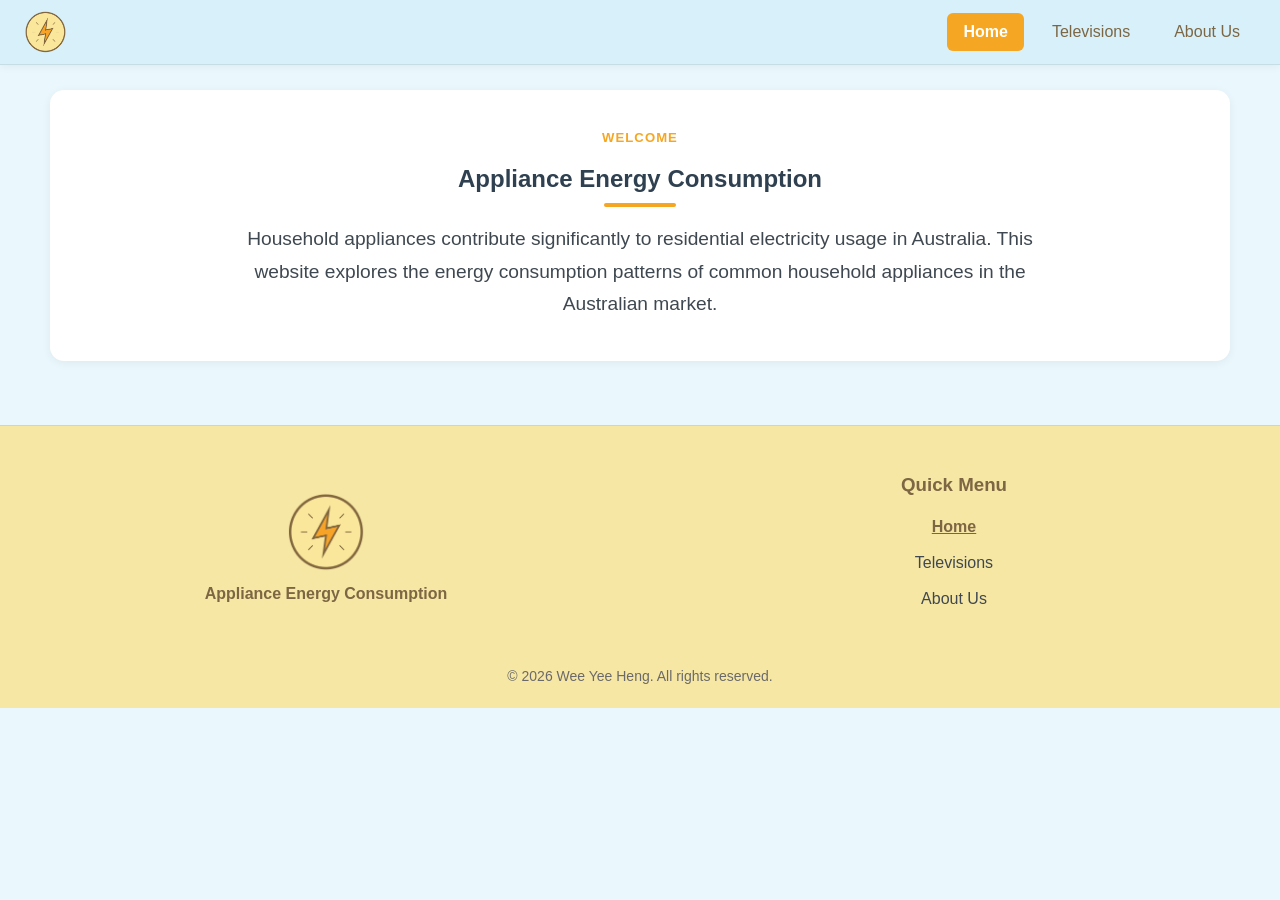
<file: index.html>
<!DOCTYPE html>
<html lang="en">
<head>
  <meta charset="utf-8">
  <meta name="viewport" content="width=device-width, initial-scale=1.0">
  <meta name="description" content="Appliance Energy Consumption Website for COS30045 Tutorial 1(a)">
  <meta name="keywords" content="COS30045, Tutorial 1(a), Index, Appliance Energy Consumption Website">
  <meta name="author" content="Wee Yee Heng">
  <link rel="stylesheet" href="style.css">
  <link rel="icon" type="image/x-icon" href="images/favicon.ico">
  <script type="text/javascript" src="script.js"></script>
  <title>Appliance Energy Consumption</title>
</head>
<body>
  <!-- Header / Navbar -->
  <header class="navbar">
    <div class="navbar-inner">
      <nav class="navlogo">
        <a href="index.html" onclick="goToPage('index.html'); return false;">
          <img src="images/power_logo.png" alt="Appliance Energy Consumption Home">
        </a>
      </nav>
      <nav class="navpage">
        <a href="index.html" onclick="goToPage('index.html'); return false;">Home</a>
        <a href="televisions.html" onclick="goToPage('televisions.html'); return false;">Televisions</a>
        <a href="about.html" onclick="goToPage('about.html'); return false;">About Us</a>
      </nav>
    </div>
  </header>

  <main class="main">
    <section class="page-hero">
      <p class="page-eyebrow page-eyebrow-home">Welcome</p>
      <h1>Appliance Energy Consumption</h1>
      <p class="intro">
        Household appliances contribute significantly to residential
        electricity usage in Australia. This website explores the energy
        consumption patterns of common household appliances in the
        Australian market.
      </p>
    </section>

    <!-- Utility buttons -->
    <a href="#" class="scroll-btn"><img src="images/scroll.png" alt="Scroll To The Top"></a>
  </main>

  <!-- Footer -->
  <footer class="footer">
    <div class="footer-wrap">
      <div class="footer-brand">
        <figure class="footer-logo">
          <a href="index.html" onclick="goToPage('index.html'); return false;">
            <img src="images/power_logo.png" alt="Appliance Energy Consumption Home">
          </a>
          <figcaption>Appliance Energy Consumption</figcaption>
        </figure>
      </div>

      <nav class="footer-menu">
        <h3>Quick Menu</h3>
        <ul>
          <li><a href="index.html" onclick="goToPage('index.html'); return false;">Home</a></li>
          <li><a href="televisions.html" onclick="goToPage('televisions.html'); return false;">Televisions</a></li>
          <li><a href="about.html" onclick="goToPage('about.html'); return false;">About Us</a></li>
        </ul>
      </nav>
    </div>
    <div class="legal">© 2026 Wee Yee Heng. All rights reserved.</div>
  </footer>
</body>
</html>
</file>
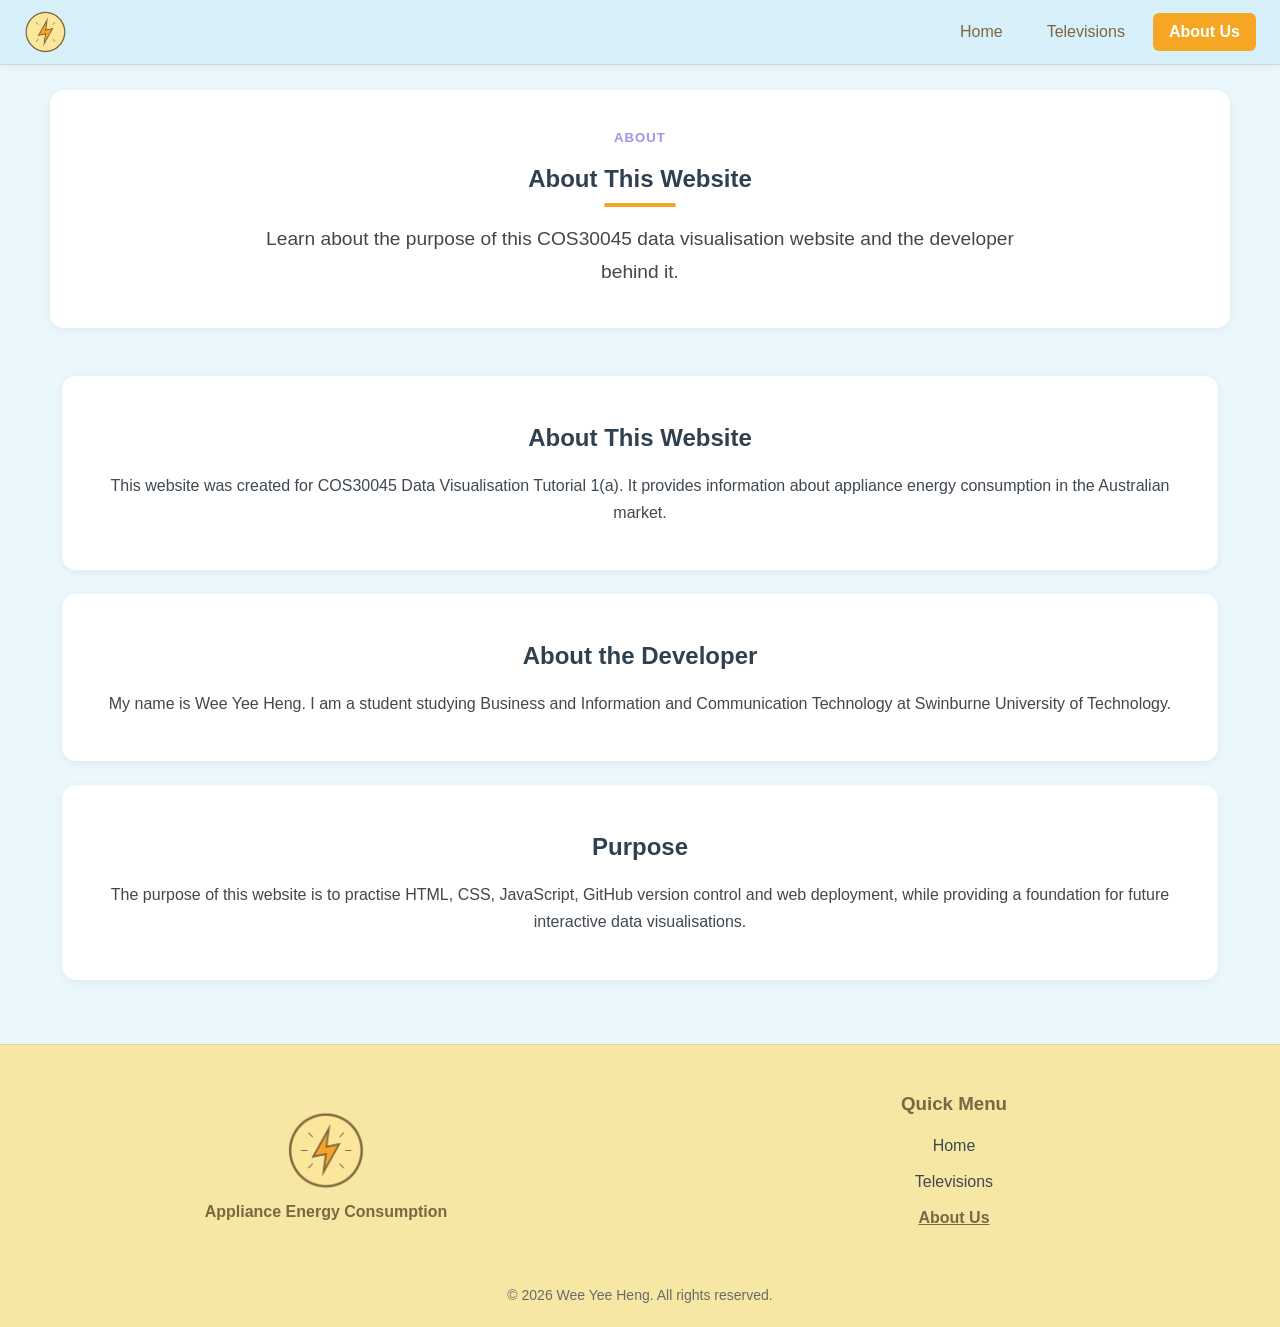
<file: about.html>
<!DOCTYPE html>
<html lang="en">
<head>
  <meta charset="utf-8">
  <meta name="viewport" content="width=device-width, initial-scale=1.0">
  <meta name="description" content="Appliance Energy Consumption Website for COS30045 Tutorial 1(a)">
  <meta name="keywords" content="COS30045, Tutorial 1(a), About Us, Appliance Energy Consumption Website">
  <meta name="author" content="Wee Yee Heng">
  <link rel="stylesheet" href="style.css">
  <link rel="icon" type="image/x-icon" href="images/favicon.ico">
  <script type="text/javascript" src="script.js"></script>
  <title>Appliance Energy Consumption</title>
</head>
<body>
  <!-- Header / Navbar -->
  <header class="navbar">
    <div class="navbar-inner">
      <nav class="navlogo">
        <a href="index.html" onclick="goToPage('index.html'); return false;">
          <img src="images/power_logo.png" alt="Appliance Energy Consumption Home">
        </a>
      </nav>
      <nav class="navpage">
        <a href="index.html" onclick="goToPage('index.html'); return false;">Home</a>
        <a href="televisions.html" onclick="goToPage('televisions.html'); return false;">Televisions</a>
        <a href="about.html" onclick="goToPage('about.html'); return false;">About Us</a>
      </nav>
    </div>
  </header>

  <main class="main">
    <section class="page-hero">
      <p class="page-eyebrow page-eyebrow-about">About</p>
      <h1>About This Website</h1>
      <p class="intro">
        Learn about the purpose of this COS30045 data visualisation website
        and the developer behind it.
      </p>
    </section>

    <section class="about-section">
      <h2>About This Website</h2>
      <p>
        This website was created for COS30045 Data Visualisation
        Tutorial 1(a). It provides information about appliance energy
        consumption in the Australian market.
      </p>
    </section>

    <section class="about-section">
      <h2>About the Developer</h2>
      <p>
        My name is Wee Yee Heng. I am a student studying Business and
        Information and Communication Technology at Swinburne University
        of Technology.
      </p>
    </section>

    <section class="about-section">
      <h2>Purpose</h2>
      <p>
        The purpose of this website is to practise HTML, CSS, JavaScript,
        GitHub version control and web deployment, while providing a
        foundation for future interactive data visualisations.
      </p>
    </section>

    <!-- Utility buttons -->
    <a href="#" class="scroll-btn"><img src="images/scroll.png" alt="Scroll To The Top"></a>
  </main>

  <!-- Footer -->
  <footer class="footer">
    <div class="footer-wrap">
      <div class="footer-brand">
        <figure class="footer-logo">
          <a href="index.html" onclick="goToPage('index.html'); return false;">
            <img src="images/power_logo.png" alt="Appliance Energy Consumption Home">
          </a>
          <figcaption>Appliance Energy Consumption</figcaption>
        </figure>
      </div>

      <nav class="footer-menu">
        <h3>Quick Menu</h3>
        <ul>
          <li><a href="index.html" onclick="goToPage('index.html'); return false;">Home</a></li>
          <li><a href="televisions.html" onclick="goToPage('televisions.html'); return false;">Televisions</a></li>
          <li><a href="about.html" onclick="goToPage('about.html'); return false;">About Us</a></li>
        </ul>
      </nav>
    </div>
    <div class="legal">© 2026 Wee Yee Heng. All rights reserved.</div>
  </footer>
</body>
</html>
</file>
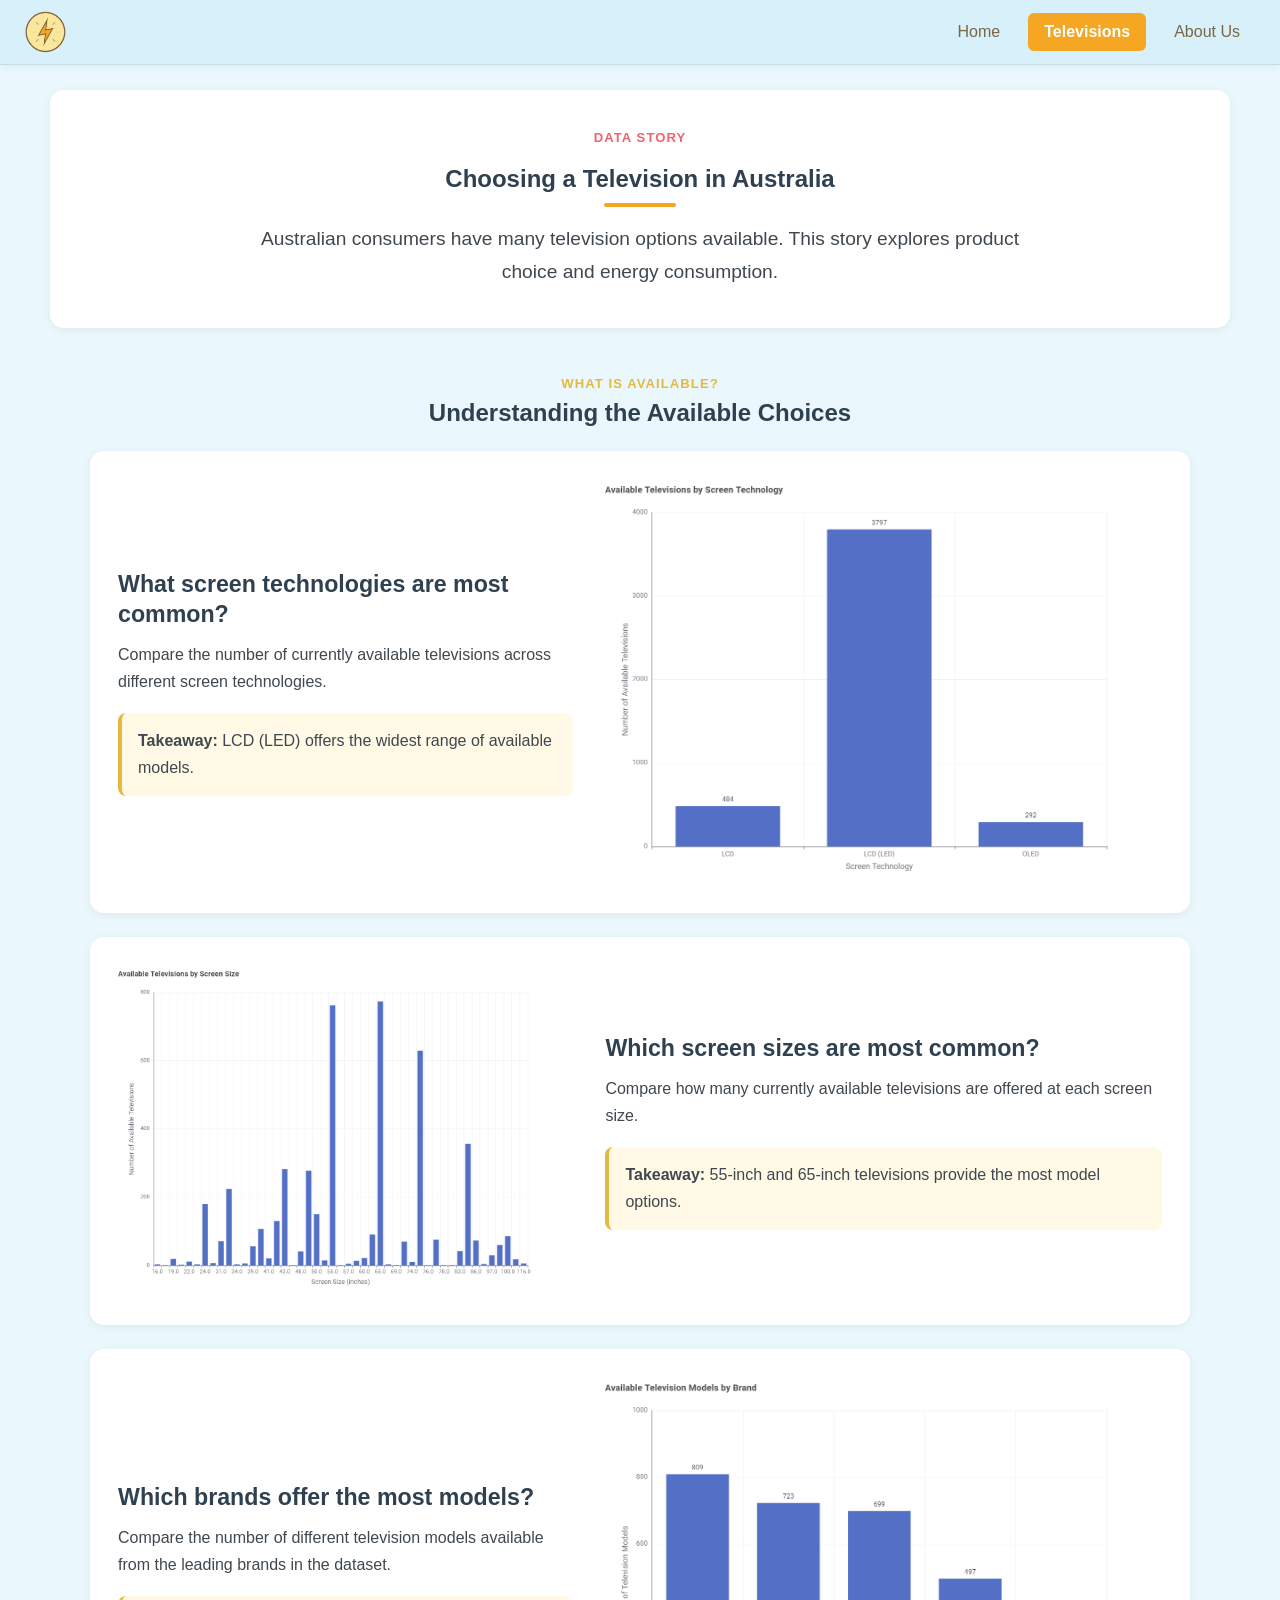
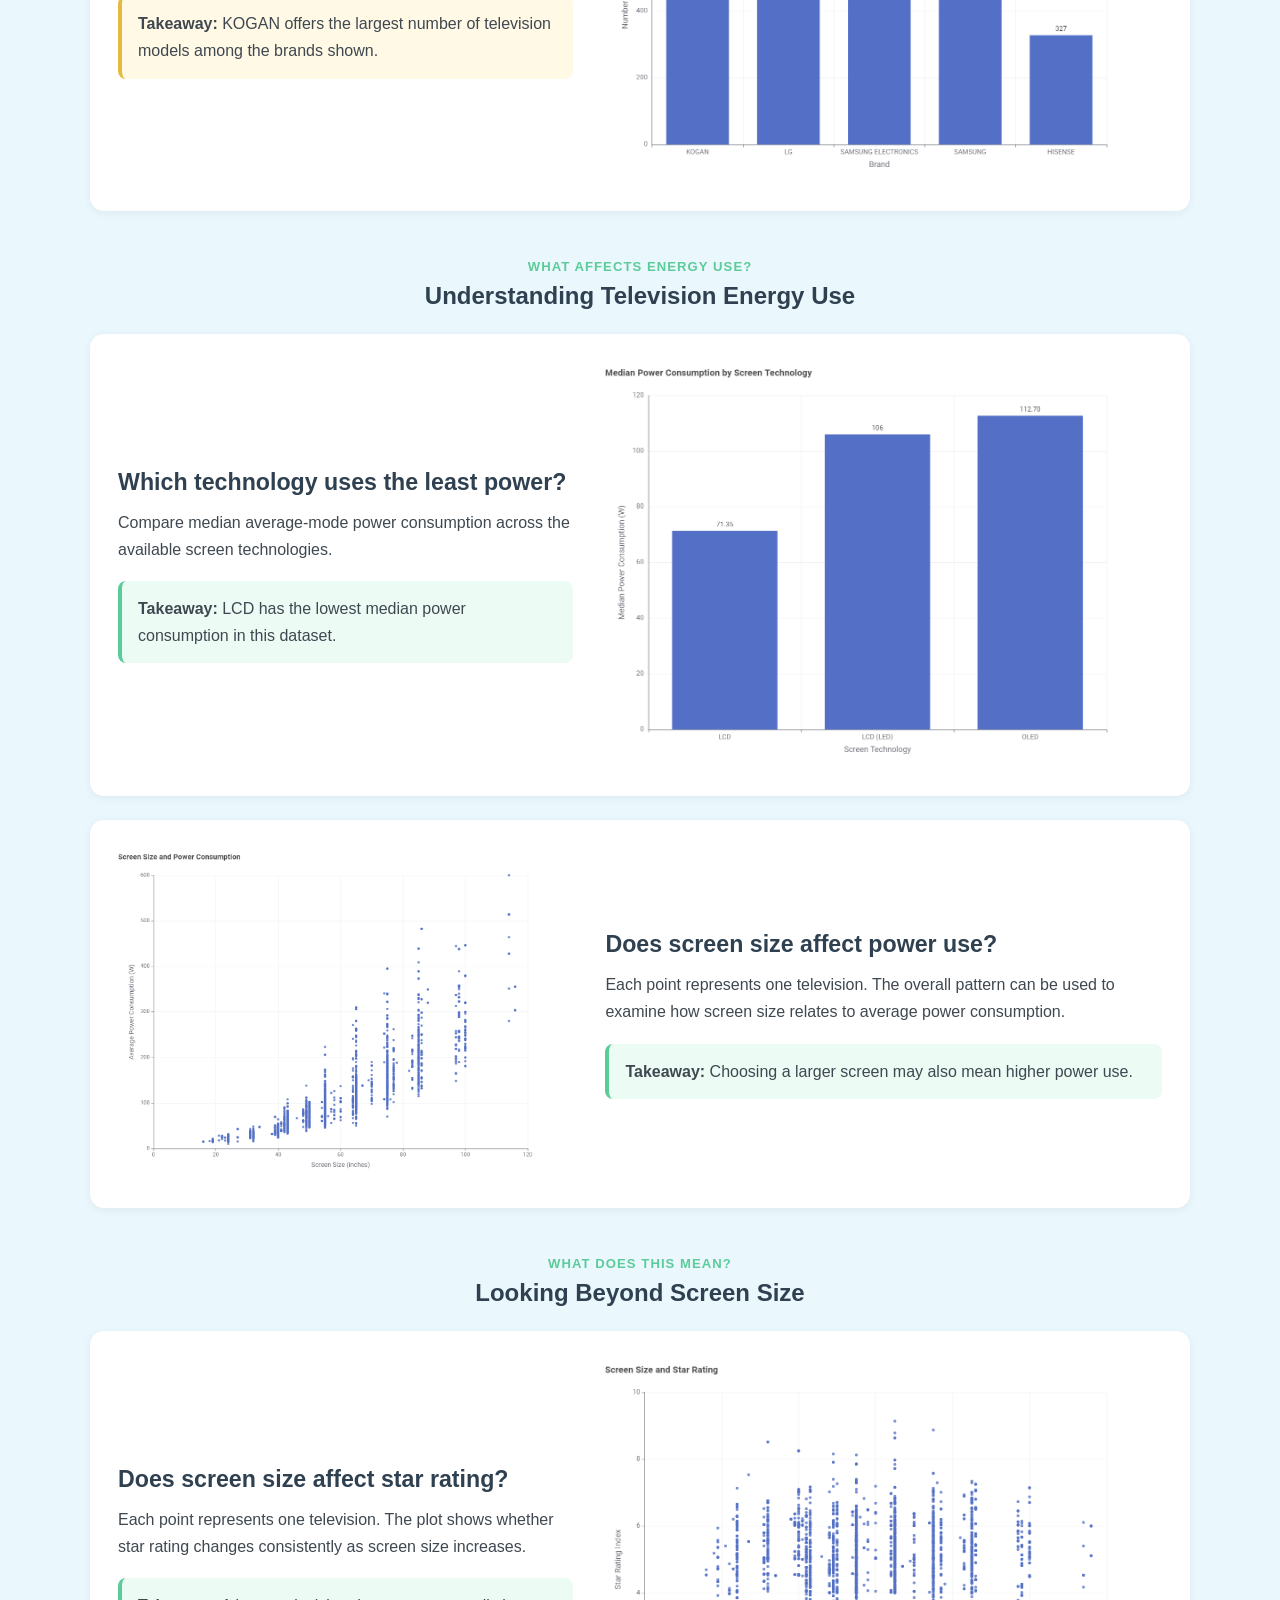
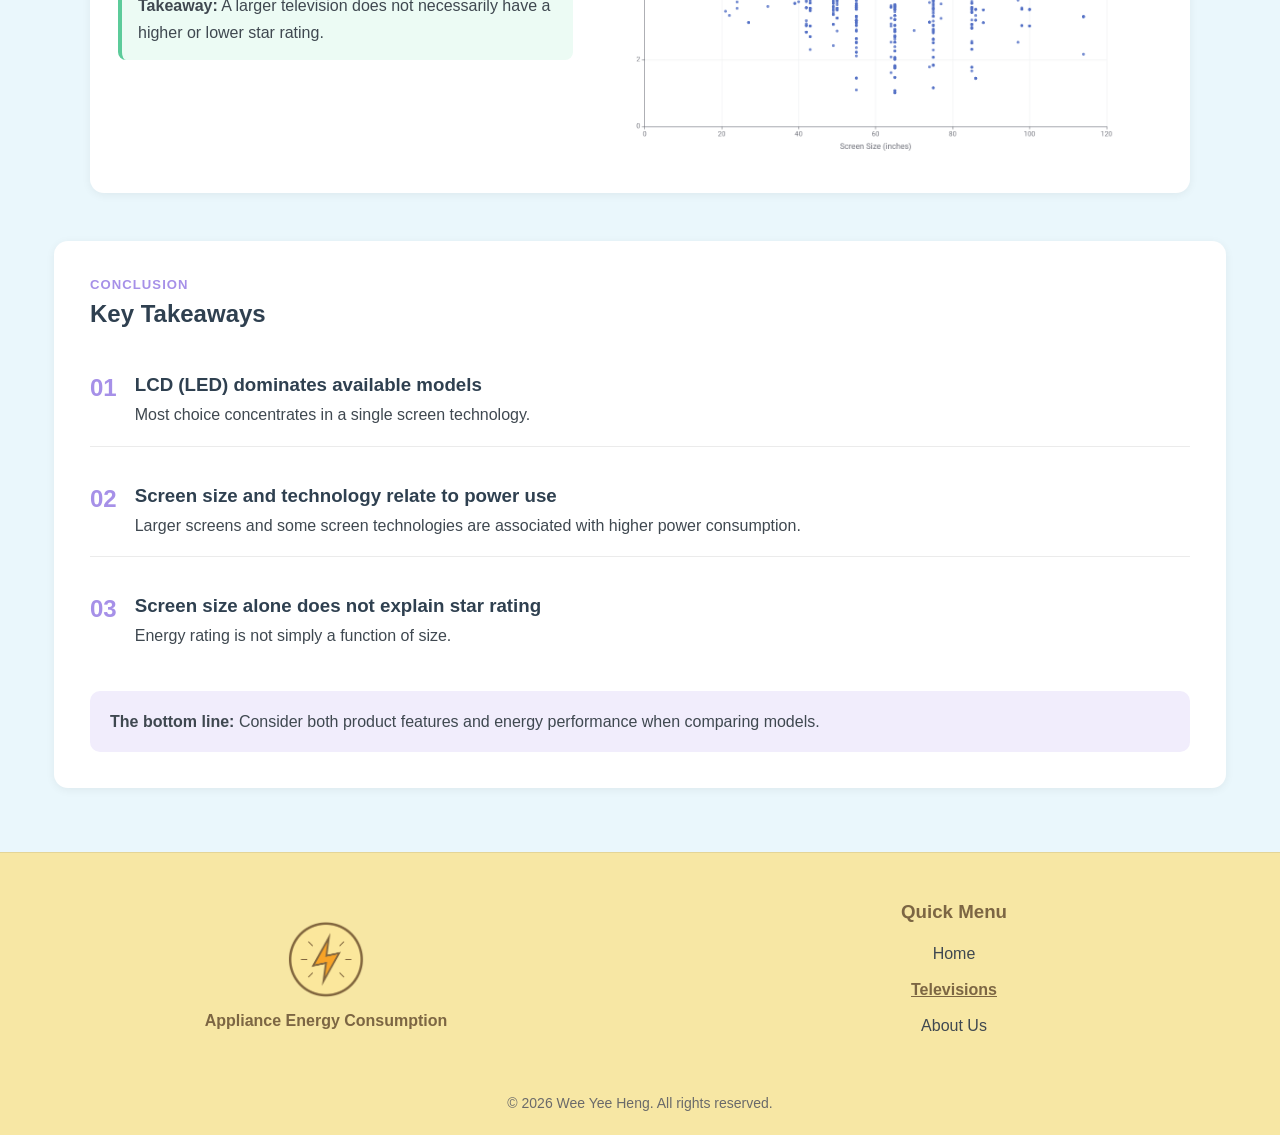
<file: televisions.html>
<!DOCTYPE html>
<html lang="en">
<head>
  <meta charset="utf-8">
  <meta name="viewport" content="width=device-width, initial-scale=1.0">
  <meta name="description" content="A data story exploring television choice and energy consumption in Australia for COS30045.">
  <meta name="keywords" content="COS30045, Data Visualisation, Televisions, Energy Consumption, Australia">
  <meta name="author" content="Wee Yee Heng">
  <link rel="stylesheet" href="style.css">
  <link rel="icon" type="image/x-icon" href="images/favicon.ico">
  <script type="text/javascript" src="script.js"></script>
  <title>Television Energy Consumption</title>
</head>
<body>
  <!-- Header / Navbar -->
  <header class="navbar">
    <div class="navbar-inner">
      <nav class="navlogo">
        <a href="index.html" onclick="goToPage('index.html'); return false;">
          <img src="images/power_logo.png" alt="Appliance Energy Consumption Home">
        </a>
      </nav>
      <nav class="navpage">
        <a href="index.html" onclick="goToPage('index.html'); return false;">Home</a>
        <a href="televisions.html" onclick="goToPage('televisions.html'); return false;">Televisions</a>
        <a href="about.html" onclick="goToPage('about.html'); return false;">About Us</a>
      </nav>
    </div>
  </header>

  <main class="main television-story">
    <!-- Story introduction -->
    <section class="page-hero">
      <p class="page-eyebrow page-eyebrow-story">Data Story</p>
      <h1>Choosing a Television in Australia</h1>
      <p class="intro">
        Australian consumers have many television options available.
        This story explores product choice and energy consumption.
      </p>
    </section>

    <!-- What is available? -->
    <section class="story-group" aria-labelledby="available-heading">
      <div class="story-group-heading">
        <p class="story-eyebrow story-eyebrow-choice">What is available?</p>
        <h2 id="available-heading">Understanding the Available Choices</h2>
      </div>

      <article class="story-card">
        <div class="story-copy">
          <h3>What screen technologies are most common?</h3>
          <p class="story-description">
            Compare the number of currently available televisions across different screen technologies.
          </p>
          <p class="story-takeaway"><strong>Takeaway:</strong> LCD (LED) offers the widest range of available models.</p>
        </div>
        <figure class="story-visual">
          <img src="images/Chart/Q1.png" alt="Bar chart showing available televisions by screen technology">
        </figure>
      </article>

      <article class="story-card story-card-reverse">
        <div class="story-copy">
          <h3>Which screen sizes are most common?</h3>
          <p class="story-description">
            Compare how many currently available televisions are offered at each screen size.
          </p>
          <p class="story-takeaway"><strong>Takeaway:</strong> 55-inch and 65-inch televisions provide the most model options.</p>
        </div>
        <figure class="story-visual">
          <img src="images/Chart/Q2.png" alt="Bar chart showing available televisions by screen size">
        </figure>
      </article>

      <article class="story-card">
        <div class="story-copy">
          <h3>Which brands offer the most models?</h3>
          <p class="story-description">
            Compare the number of different television models available from the leading brands in the dataset.
          </p>
          <p class="story-takeaway"><strong>Takeaway:</strong> KOGAN offers the largest number of television models among the brands shown.</p>
        </div>
        <figure class="story-visual">
          <img src="images/Chart/Q3.png" alt="Bar chart showing the number of television models by brand">
        </figure>
      </article>
    </section>

    <!-- What affects energy use? -->
    <section class="story-group" aria-labelledby="energy-heading">
      <div class="story-group-heading">
        <p class="story-eyebrow story-eyebrow-energy">What affects energy use?</p>
        <h2 id="energy-heading">Understanding Television Energy Use</h2>
      </div>

      <article class="story-card">
        <div class="story-copy">
          <h3>Which technology uses the least power?</h3>
          <p class="story-description">
            Compare median average-mode power consumption across the available screen technologies.
          </p>
          <p class="story-takeaway"><strong>Takeaway:</strong> LCD has the lowest median power consumption in this dataset.</p>
        </div>
        <figure class="story-visual">
          <img src="images/Chart/Q4.png" alt="Bar chart showing median power consumption by screen technology">
        </figure>
      </article>

      <article class="story-card story-card-reverse">
        <div class="story-copy">
          <h3>Does screen size affect power use?</h3>
          <p class="story-description">
            Each point represents one television. The overall pattern can be used to examine how screen size relates to average power consumption.
          </p>
          <p class="story-takeaway"><strong>Takeaway:</strong> Choosing a larger screen may also mean higher power use.</p>
        </div>
        <figure class="story-visual">
          <img src="images/Chart/Q5.png" alt="Scatter plot showing the relationship between screen size and power consumption">
        </figure>
      </article>
    </section>

    <!-- What does this mean? -->
    <section class="story-group" aria-labelledby="meaning-heading">
      <div class="story-group-heading">
        <p class="story-eyebrow story-eyebrow-meaning">What does this mean?</p>
        <h2 id="meaning-heading">Looking Beyond Screen Size</h2>
      </div>

      <article class="story-card">
        <div class="story-copy">
          <h3>Does screen size affect star rating?</h3>
          <p class="story-description">
            Each point represents one television. The plot shows whether star rating changes consistently as screen size increases.
          </p>
          <p class="story-takeaway"><strong>Takeaway:</strong> A larger television does not necessarily have a higher or lower star rating.</p>
        </div>
        <figure class="story-visual">
          <img src="images/Chart/Q6.png" alt="Scatter plot showing the relationship between screen size and star rating">
        </figure>
      </article>
    </section>

    <!-- Conclusion -->
    <section class="story-summary" aria-labelledby="takeaways-heading">
      <p class="story-eyebrow story-eyebrow-summary">Conclusion</p>
      <h2 id="takeaways-heading">Key Takeaways</h2>

      <div class="takeaway-grid">
        <article class="takeaway-item">
          <span class="takeaway-number">01</span>
          <div>
            <h3>LCD (LED) dominates available models</h3>
            <p>Most choice concentrates in a single screen technology.</p>
          </div>
        </article>

        <article class="takeaway-item">
          <span class="takeaway-number">02</span>
          <div>
            <h3>Screen size and technology relate to power use</h3>
            <p>Larger screens and some screen technologies are associated with higher power consumption.</p>
          </div>
        </article>

        <article class="takeaway-item">
          <span class="takeaway-number">03</span>
          <div>
            <h3>Screen size alone does not explain star rating</h3>
            <p>Energy rating is not simply a function of size.</p>
          </div>
        </article>
      </div>

      <p class="bottom-line">
        <strong>The bottom line:</strong> Consider both product features and energy performance when comparing models.
      </p>
    </section>

    <a href="#" class="scroll-btn"><img src="images/scroll.png" alt="Scroll To The Top"></a>
  </main>

  <!-- Footer -->
  <footer class="footer">
    <div class="footer-wrap">
      <div class="footer-brand">
        <figure class="footer-logo">
          <a href="index.html" onclick="goToPage('index.html'); return false;">
            <img src="images/power_logo.png" alt="Appliance Energy Consumption Home">
          </a>
          <figcaption>Appliance Energy Consumption</figcaption>
        </figure>
      </div>

      <nav class="footer-menu">
        <h3>Quick Menu</h3>
        <ul>
          <li><a href="index.html" onclick="goToPage('index.html'); return false;">Home</a></li>
          <li><a href="televisions.html" onclick="goToPage('televisions.html'); return false;">Televisions</a></li>
          <li><a href="about.html" onclick="goToPage('about.html'); return false;">About Us</a></li>
        </ul>
      </nav>
    </div>
    <div class="legal">© 2026 Wee Yee Heng. All rights reserved.</div>
  </footer>
</body>
</html>
</file>
<file: style.css>
/* ========================
  Theme
======================== */
:root {
  --page-bg: #EAF7FC;
  --navbar-bg: #D7F0FA;
  --footer-bg: #F7E7A4;
  --surface: #FFFFFF;

  --text-color: #3F4850;
  --heading-color: #2F4050;

  --brand: #F5A623;
  --brand-hover: #E58C17;

  --accent-blue: #B4E4F9;
  --accent-yellow: #FDD226;
  --accent-brown: #7C6643;

  --story-context: #F0626E;
  --story-choice: #E5B93F;
  --story-energy: #5CCB9A;
  --story-meaning: #65CFA3;
  --story-summary: #A690E8;
}

/* ========================
   Global
======================== */
html {
  scroll-behavior: smooth;
}

body {
  margin: 0;
  background-color: var(--page-bg);
  color: var(--text-color);
  font-family: Arial, Helvetica, sans-serif;
}

/* ========================
   Navigation
======================== */
.navbar {
  position: fixed;
  top: 0;
  left: 0;
  right: 0;
  background-color: var(--navbar-bg);
  z-index: 1000;
  border-bottom: 1px solid rgba(0, 0, 0, 0.08);
  box-shadow: 0 2px 8px rgba(0, 0, 0, 0.05);
}

.navbar-inner {
  max-width: 1300px;
  margin: 0 auto;
  padding: 10px 24px;
  display: flex;
  align-items: center;
  justify-content: space-between;
}

.navlogo {
  display: flex;
  align-items: center;
}

.navlogo img {
  width: auto;
  height: 44px;
  display: block;
}

.navpage {
  display: flex;
  align-items: center;
  gap: 12px;
}

.navpage a {
  display: inline-flex;
  align-items: center;
  padding: 10px 16px;
  color: var(--accent-brown);
  text-decoration: none;
  border-radius: 6px;
  transition:
    background-color 0.2s ease,
    color 0.2s ease;
}

.navpage a:hover {
  background-color: var(--brand);
  color: var(--surface);
}

.navpage a.nav-active {
  background-color: var(--brand);
  color: var(--surface);
  font-weight: 700;
}

/* ========================
   Main Content
======================== */
.main {
  max-width: 1300px;
  margin: 0 auto;
  padding: 90px 24px 0;
  text-align: center;
}

.main h1 {
  color: var(--heading-color);
  margin-bottom: 16px;
}

.main h1::after {
  content: "";
  display: block;
  width: 72px;
  height: 4px;
  margin: 10px auto 0;
  background-color: var(--brand);
  border-radius: 2px;
}

.main h2 {
  color: var(--heading-color);
}

.intro {
  max-width: 800px;
  margin: 0 auto;
  font-size: 1.2rem;
  line-height: 1.7;
  color: var(--text-color);
}

.page-hero,
.content-section,
.about-section,
.story-group,
.story-summary {
  max-width: 1100px;
  margin-left: auto;
  margin-right: auto;
}

.page-hero {
  margin-bottom: 48px;
  padding: 40px;
  background-color: var(--surface);
  border-radius: 14px;
  box-shadow: 0 2px 10px rgba(0, 0, 0, 0.06);
  text-align: center;
}

.page-eyebrow,
.story-eyebrow {
  margin: 0 0 8px;
  font-size: 0.82rem;
  font-weight: 700;
  letter-spacing: 0.08em;
  text-transform: uppercase;
}

.page-eyebrow-home {
  color: var(--brand);
}

.page-eyebrow-story {
  color: var(--story-context);
}

.page-eyebrow-about {
  color: var(--story-summary);
}

.content-section,
.about-section {
  margin-top: 24px;
  margin-bottom: 24px;
  padding: 28px;
  background-color: var(--surface);
  border-radius: 14px;
  box-shadow: 0 2px 10px rgba(0, 0, 0, 0.06);
}

.content-section p,
.about-section p {
  line-height: 1.7;
}

/* ========================
   Television Data Story
======================== */
.television-story {
  text-align: left;
}

.television-story .page-hero {
  text-align: center;
}

.story-group,
.story-summary {
  margin-bottom: 48px;
}

.story-eyebrow-choice {
  color: var(--story-choice);
}

.story-eyebrow-energy,
.story-eyebrow-meaning {
  color: var(--story-energy);
}

.story-eyebrow-summary {
  color: var(--story-summary);
}

.story-group-heading {
  margin-bottom: 24px;
  text-align: center;
}

.story-group-heading h2,
.story-summary > h2 {
  margin: 0;
  color: var(--heading-color);
}

.story-card {
  display: grid;
  grid-template-columns: minmax(0, 0.9fr) minmax(0, 1.1fr);
  align-items: center;
  gap: 32px;
  margin: 24px 0;
  padding: 28px;
  background-color: var(--surface);
  border-radius: 14px;
  box-shadow: 0 2px 10px rgba(0, 0, 0, 0.06);
}

.story-card-reverse .story-copy {
  order: 2;
}

.story-card-reverse .story-visual {
  order: 1;
}

.story-copy h3 {
  margin: 0 0 12px;
  color: var(--heading-color);
  font-size: 1.45rem;
  line-height: 1.3;
}

.story-description,
.story-takeaway {
  margin: 0;
  line-height: 1.7;
}

.story-takeaway {
  margin-top: 18px;
  padding: 14px 16px;
  background-color: #FFF9E6;
  border-left: 4px solid var(--story-choice);
  border-radius: 8px;
}

.story-group:nth-of-type(3) .story-takeaway,
.story-group:nth-of-type(4) .story-takeaway {
  background-color: #ECFBF4;
  border-left-color: var(--story-energy);
}

.story-visual {
  margin: 0;
  padding: 0;
  min-width: 0;
}

.story-visual img {
  display: block;
  width: 100%;
  height: auto;
  border-radius: 10px;
}

.story-summary {
  padding: 36px;
  background-color: var(--surface);
  border-radius: 14px;
  box-shadow: 0 2px 10px rgba(0, 0, 0, 0.06);
}

.takeaway-grid {
  display: grid;
  gap: 20px;
  margin-top: 28px;
}

.takeaway-item {
  display: grid;
  grid-template-columns: auto 1fr;
  gap: 18px;
  align-items: start;
  padding: 18px 0;
  border-bottom: 1px solid rgba(0, 0, 0, 0.08);
}

.takeaway-item:last-child {
  border-bottom: 0;
}

.takeaway-number {
  color: var(--story-summary);
  font-size: 1.5rem;
  font-weight: 700;
}

.takeaway-item h3 {
  margin: 0 0 6px;
  color: var(--heading-color);
}

.takeaway-item p {
  margin: 0;
  line-height: 1.6;
}

.bottom-line {
  margin: 24px 0 0;
  padding: 18px 20px;
  background-color: #F1EDFC;
  border-radius: 10px;
  line-height: 1.6;
}

/* ========================
   Scroll To Top Button
======================== */
.scroll-btn {
  position: fixed;
  right: 20px;
  bottom: 20px;
  width: 52px;
  height: 52px;
  background-color: var(--brand);
  border-radius: 50%;
  display: flex;
  align-items: center;
  justify-content: center;
  opacity: 0;
  visibility: hidden;
  pointer-events: none;
  z-index: 999;
  transition:
    opacity 0.3s ease,
    background-color 0.2s ease;
}

.scroll-btn.visible {
  opacity: 1;
  visibility: visible;
  pointer-events: auto;
}

.scroll-btn:hover {
  background-color: var(--brand-hover);
}

.scroll-btn img {
  width: 26px;
  height: 26px;
}

/* ========================
   Footer
======================== */
.footer {
  margin-top: 64px;
  background-color: var(--footer-bg);
  border-top: 1px solid rgba(0, 0, 0, 0.08);
  color: var(--text-color);
}

.footer-wrap {
  max-width: 1300px;
  margin: 0 auto;
  padding: 32px 24px;
  display: grid;
  grid-template-columns: 1fr 1fr;
  gap: 24px;
}

.footer-brand,
.footer-menu {
  display: flex;
  flex-direction: column;
  align-items: center;
  justify-content: center;
  padding: 16px;
}

.footer-logo {
  margin: 0;
  text-align: center;
}

.footer-logo img {
  width: 80px;
  height: auto;
  margin-bottom: 8px;
}

.footer-logo figcaption {
  color: var(--accent-brown);
  font-weight: 700;
}

.footer-menu h3 {
  margin: 0 0 10px;
  color: var(--accent-brown);
}

.footer-menu ul {
  margin: 0;
  padding: 0;
  list-style: none;
  text-align: center;
}

.footer-menu li {
  margin: 6px 0;
}

.footer-menu a {
  display: inline-block;
  padding: 6px 12px;
  color: var(--text-color);
  text-decoration: none;
  border-radius: 4px;
  transition: color 0.2s ease;
}

.footer-menu a:hover {
  color: var(--brand-hover);
}

.footer-menu a.nav-active {
  color: var(--accent-brown);
  font-weight: 700;
  text-decoration: underline;
}

.legal {
  max-width: 1300px;
  margin: 0 auto;
  padding: 0 24px 24px;
  text-align: center;
  font-size: 14px;
  color: #6A6A6A;
}

.legal p {
  margin: 4px 0;
}

/* ========================
   Responsive
======================== */
@media (max-width: 900px) {
  .story-card,
  .story-card-reverse {
    grid-template-columns: 1fr;
  }

  .story-card-reverse .story-copy,
  .story-card-reverse .story-visual {
    order: initial;
  }
}

@media (max-width: 700px) {
  .navbar-inner {
    flex-direction: column;
    gap: 8px;
  }

  .main {
    padding-top: 130px;
  }

  .navpage {
    gap: 4px;
  }

  .navpage a {
    padding: 8px 10px;
  }

  .page-hero,
  .content-section,
  .about-section,
  .story-card,
  .story-summary {
    padding: 20px;
  }

  .footer-wrap {
    grid-template-columns: 1fr;
  }
}
</file>
